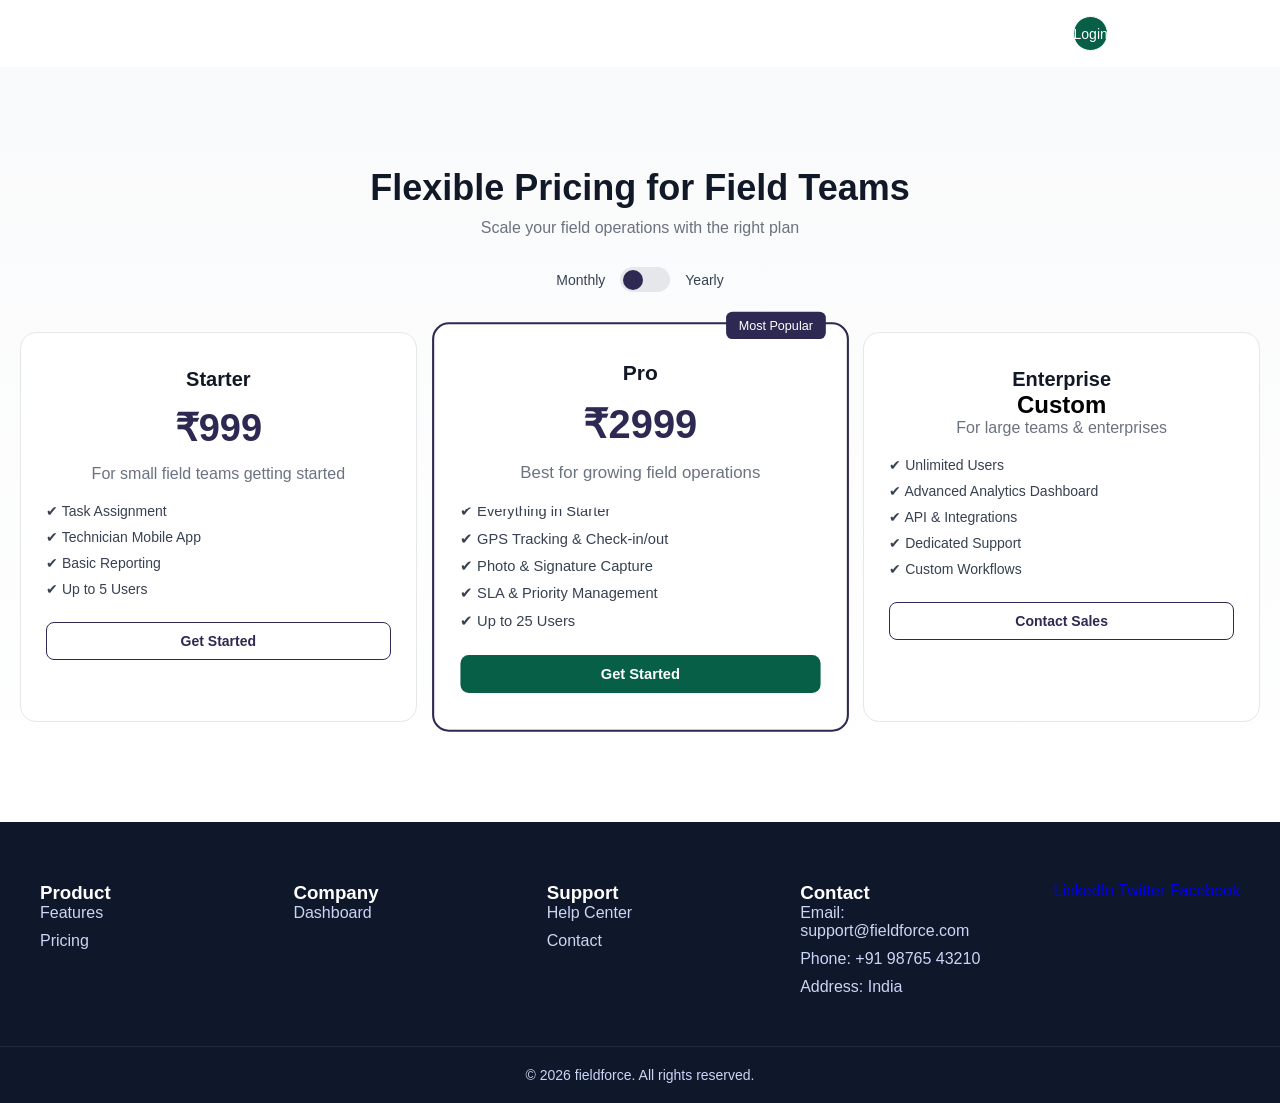
<file: pricing.html>
<!DOCTYPE html>
<html lang="en">

<head>
  <meta charset="UTF-8">
  <meta name="viewport" content="width=device-width, initial-scale=1.0">
  <title>fieldforce</title>
  <link rel="stylesheet" href="assets/css/style.css">
  <link rel="stylesheet" href="assets/css/auth.css">
  <link rel="stylesheet" href="https://cdnjs.cloudflare.com/ajax/libs/font-awesome/6.5.0/css/all.min.css">
</head>

<body>

  <!-- Navbar -->
  <header class="navbar">
    <div class="container">

      <!-- Logo -->
      <div class="logo">FieldForce</div>

      <!-- Menu -->
      <nav class="nav-links" id="navLinks">
        <a href="/">Home</a>
        <a href="/#features">Features</a>
        <a href="/#dashboard">Dashboard</a>
        <a href="pricing.html">Pricing</a>
        <a href="contact.html">Contact</a>

        <div class="mobile-cta">
          <a href="login.html" class="btn-outline">Login</a>
          <a href="javascript:void(0)" class="btn-primary" onclick="openModal()">Get Demo</a>
        </div>
      </nav>

      <!-- CTA Buttons -->
      <div class="cta-buttons">
        <a href="login.html" class="btn-outline">Login</a>
        <a href="javascript:void(0)" class="btn-primary" onclick="openModal()">Get Demo</a>
      </div>

      <!-- Hamburger -->
      <div class="menu-toggle" id="menuToggle">
        ☰
      </div>

    </div>
  </header>
  <!-- Hero -->
  <section class="pricing-section">
    <h1>Flexible Pricing for Field Teams</h1>
    <p>Scale your field operations with the right plan</p>

    <!-- Toggle -->
    <div class="pricing-toggle">
      <span>Monthly</span>
      <label class="switch">
        <input type="checkbox" id="toggle">
        <span class="slider"></span>
      </label>
      <span>Yearly</span>
    </div>

    <!-- Pricing Cards -->
    <div class="pricing-grid">

      <!-- Starter -->
      <div class="pricing-card">
        <h3>Starter</h3>
        <h2 class="price" data-month="999" data-year="799">₹999</h2>
        <p>For small field teams getting started</p>

        <ul>
          <li>✔ Task Assignment</li>
          <li>✔ Technician Mobile App</li>
          <li>✔ Basic Reporting</li>
          <li>✔ Up to 5 Users</li>
        </ul>

        <button class="btn-outline">Get Started</button>
      </div>

      <!-- Pro -->
      <div class="pricing-card popular">
        <span class="badge">Most Popular</span>
        <h3>Pro</h3>
        <h2 class="price" data-month="2999" data-year="2499">₹2999</h2>
        <p>Best for growing field operations</p>

        <ul>
          <li>✔ Everything in Starter</li>
          <li>✔ GPS Tracking & Check-in/out</li>
          <li>✔ Photo & Signature Capture</li>
          <li>✔ SLA & Priority Management</li>
          <li>✔ Up to 25 Users</li>
        </ul>

        <button class="btn-primary">Get Started</button>
      </div>

      <!-- Enterprise -->
      <div class="pricing-card">
        <h3>Enterprise</h3>
        <h2>Custom</h2>
        <p>For large teams & enterprises</p>

        <ul>
          <li>✔ Unlimited Users</li>
          <li>✔ Advanced Analytics Dashboard</li>
          <li>✔ API & Integrations</li>
          <li>✔ Dedicated Support</li>
          <li>✔ Custom Workflows</li>
        </ul>

        <button class="btn-outline">Contact Sales</button>
      </div>

    </div>
  </section>

  <!-- Footer -->
  <footer class="footer">

    <div class="footer-container">

      <!-- Product -->
      <div class="footer-col">
        <h3>Product</h3>
        <ul>
          <li><a href="/#features">Features</a></li>
          <li><a href="pricing.html">Pricing</a></li>
        </ul>
      </div>

      <!-- Company -->
      <div class="footer-col">
        <h3>Company</h3>
        <ul>
          <li><a href="/#dashboard">Dashboard</a></li>
        </ul>
      </div>

      <!-- Column 3 -->
      <div class="footer-col">
        <h3>Support</h3>
        <ul>
          <li><a href="contact.html">Help Center</a></li>
          <li><a href="contact.html">Contact</a></li>
          <!-- <li><a href="#">Privacy Policy</a></li> -->
        </ul>
      </div>

      <!-- Column 4 -->
      <div class="footer-col">
        <h3>Contact</h3>
        <ul class="contact-info" style="background: none; display: inherit; padding: inherit;">
          <li>Email: support@fieldforce.com</li>
          <li>Phone: +91 98765 43210</li>
          <li>Address: India</li>
        </ul>

      </div>

      <!-- Social -->
      <div class="social-links">
        <a href="#">LinkedIn</a>
        <a href="#">Twitter</a>
        <a href="#">Facebook</a>
      </div>

    </div>

    <!-- Bottom -->
    <div class="footer-bottom">
      <p>© 2026 fieldforce. All rights reserved.</p>
    </div>

  </footer>

  <div class="modal" id="demoModal">

    <div class="modal-content" id="modalBox">

      <span class="close" onclick="closeModal()">&times;</span>

      <h2>Request a Demo</h2>

      <form id="demoForm">

        <input type="text" id="name" placeholder="Full Name" required>
        <input type="email" id="email" placeholder="Email Address" required>
        <input type="text" placeholder="Farm Size / Location">

        <p class="error" id="formError"></p>

        <button type="submit">Submit Request</button>

      </form>

    </div>

  </div>
  <script>
    const modal = document.getElementById("demoModal");
    const form = document.getElementById("demoForm");
    const error = document.getElementById("formError");
    const box = document.getElementById("modalBox");

    function openModal() {
      document.getElementById("demoModal").style.display = "flex";
    }

    function closeModal() {
      document.getElementById("demoModal").style.display = "none";
    }

    /* close outside */
    window.onclick = function (e) {
      const modal = document.getElementById("demoModal");
      if (e.target === modal) {
        modal.style.display = "none";
      }
    }

    /* FORM VALIDATION */
    form.addEventListener("submit", function (e) {
      e.preventDefault();

      const name = document.getElementById("name").value;
      const email = document.getElementById("email").value;

      if (name === "" || email === "") {
        error.innerText = "Please fill all required fields";

        box.classList.add("shake");
        setTimeout(() => box.classList.remove("shake"), 300);
      } else {
        error.classList.add("success");
        error.innerText = "✅ Request submitted successfully!";

        form.reset();
      }
    });

    const toggle = document.getElementById("toggle");
    const prices = document.querySelectorAll(".price");

    function animateValue(el, start, end) {
      let duration = 300;
      let startTime = null;

      function animation(currentTime) {
        if (!startTime) startTime = currentTime;
        let progress = Math.min((currentTime - startTime) / duration, 1);
        let value = Math.floor(progress * (end - start) + start);
        el.innerText = "₹" + value;

        if (progress < 1) {
          requestAnimationFrame(animation);
        }
      }

      requestAnimationFrame(animation);
    }

    toggle.addEventListener("change", () => {
      prices.forEach(price => {
        let current = parseInt(price.innerText.replace("₹", ""));
        let target = toggle.checked
          ? parseInt(price.dataset.year)
          : parseInt(price.dataset.month);

        animateValue(price, current, target);
      });
    });
    const Hamburger = document.getElementById("menuToggle");
    const nav = document.getElementById("navLinks");

    Hamburger.addEventListener("click", () => {
      nav.classList.toggle("active");
    });
  </script>
</body>

</html>
</file>
<file: assets/css/style.css>
/* ================= RESET ================= */
* {
    margin: 0;
    padding: 0;
    box-sizing: border-box;
    font-family: 'Inter', sans-serif;
    text-decoration: none;
}

body {
    /* background: linear-gradient(180deg, #2E2952, #0f172a); */
    font-family: sans-serif;
    /* space for fixed navbar */
}

/* ================= NAVBAR ================= */
.navbar {
    /* width: 100%; */
    position: relative;
    /* top: 0;
    left: 0; */
    /* background: rgba(15, 118, 110, 0.9); */
    /* backdrop-filter: blur(10px); */
    /* border-bottom: 1px solid rgba(255, 255, 255, 0.05); */
    z-index: 1000;
    transition: 0.3s ease;
    overflow: hidden;
}

.navbar::before {
    position: absolute;
    content: "";
    top: 0;
    left: 0;
    bottom: 0;
    right: 0;
    background: transparent;
    -webkit-transition: 700ms ease;
    -o-transition: 700ms ease;
    transition: 700ms ease;
    pointer-events: none;
}

.navbar.header-fixed {
    position: fixed !important;
    width: 100%;
    -webkit-animation: stickyanimations 0.8s cubic-bezier(0.25, 0.46, 0.45, 0.94) both;
    animation: stickyanimations 0.8s cubic-bezier(0.25, 0.46, 0.45, 0.94) both;
    box-shadow: 10px 0 20px rgba(8, 0, 41, 0.08);
    top: 0;
    left: 0;
    right: 0;
    z-index: 111;
    background: linear-gradient(to right, #065f46, #14b8a5);

}

.navbar.header-fixed::before {
    box-shadow: 0 0 8px 1px #33333354;

}

/* Scroll effect */
/* .navbar.scrolled {
    box-shadow: 0 4px 20px rgba(0, 0, 0, 0.4);
} */

/* ================= CONTAINER ================= */
.container {
    max-width: 1200px;
    margin: auto;
    padding: 15px 20px;
    display: flex;
    align-items: center;
    justify-content: space-between;
}


/* ================= LOGO ================= */
.logo {
    color: #ffffff;
    font-size: 22px;
    font-weight: 700;
    letter-spacing: 0.5px;
}

/* ================= NAV LINKS ================= */
.nav-links {
    display: flex;
    align-items: center;
    gap: 25px;
    background: #ffffff69;
    padding: 10px 25px;
    border-radius: 20px;


}

.nav-links a {
    color: #ffffff;

    text-decoration: none;
    font-size: 15px;
    position: relative;
    transition: 0.3s;
}

/* Hover underline animation */
.nav-links a::after {
    content: "";
    position: absolute;
    width: 0%;
    height: 2px;
    left: 0;
    bottom: -4px;
    background: #065F46;
    transition: 0.3s;
}

.nav-links a:hover {
    color: #ffffff;
}

.nav-links a:hover::after {
    width: 100%;
}

/* ================= BUTTONS ================= */
.cta-buttons {
    display: flex;
    gap: 10px;
}
.cta-buttons a::after {
    content: none !important
}

.cta-buttons .btn-outline {
    border: 1px solid #ffffff !important;
    background: #065F46 !important;
    color: #ffffff !important;
    padding: 8px 16px !important;
    border-radius: 100%;
    height: 35px;
    width: 35px;
    display: flex;
    align-items: center;
    justify-content: center;
    cursor: pointer;
    transition: 0.3s;
    font-size: 14px;
}

 .cta-buttons .btn-outline:hover {
    background: #0F766E;
    color: #fff;
}

.cta-buttons .btn-primary,
.mobile-cta .btn-primary {
    /* background: linear-gradient(135deg, #065F46, #0F766E) !important; */
    border: none;
    color: #fff;
    border: 1px solid #ffffff !important;
    padding: 8px 18px !important;
    border-radius: 25px;
    cursor: pointer;
    transition: 0.3s;
    font-size: 14px;
    white-space: nowrap;
    z-index: 11;
}
.cta-buttons .btn-primary::before {
    background: linear-gradient(135deg, #065F46, #0F766E) !important;
    position: absolute;
    content: "";
    top: 0;
    left: 0;
    right: 0;
    bottom: 0;
    width: 0;
    border-radius: 25px;
    z-index: -1;
    overflow: hidden;
}
.cta-buttons .btn-primary:hover::before {
    width: 100%;
    transition: 1s ease-in;
}

.btn-primary:hover {
    opacity: 0.9;
}

/* ================= HAMBURGER ================= */
.menu-toggle {
    display: none;
    font-size: 26px;
    color: #fff;
    cursor: pointer;
}
.menu-toggle .btn-outline{
    border: 1px solid #ffffff !important;
    background: #065F46 !important;
    color: #ffffff !important;
    padding: 8px 16px !important;
    border-radius: 100%;
    height: 35px;
    width: 35px;
    display: flex;
    align-items: center;
    justify-content: center;
    cursor: pointer;
    transition: 0.3s;
    font-size: 14px;
}

/* ================= MOBILE MENU ================= */
.mobile-cta {
    display: none;
    flex-direction: column;
    gap: 10px;
    margin-top: 20px;
}

/* ================= RESPONSIVE ================= */
@media (max-width: 900px) {
    .navbar{
        overflow: inherit;
    }
    .nav-links {
        position: absolute;
        top: 70px;
        right: -100%;
        width: 260px;
        height: 100vh;
        background: #0F766E;
        flex-direction: column;
        align-items: flex-start;
        padding: 25px;
        transition: 0.3s ease;
        border-radius: 0;
        /* display: none; */
    }

    .nav-links.active {
        right: 0;
    }

    .nav-links a {
        width: 100%;
        padding: 10px 0;
    }

    .cta-buttons {
        display: none;
    }

    .mobile-cta {
        display: flex;
    }

    .menu-toggle {
        display: flex;
    }
}

/* ================= SMALL DEVICES ================= */
@media (max-width: 500px) {

    .logo {
        font-size: 18px;
    }

    .btn-primary,
    .btn-outline {
        padding: 7px 12px;
        font-size: 13px;
    }
}

/* ================= HERO SECTION ================= */
.hero {
    background: url(../images/banner-ui.jpg) no-repeat center center/cover;
    /* linear-gradient(135deg, #0F766E, #14b8a6); */
    padding: 120px 40px 80px;
    color: #fff;
    overflow: hidden;
    margin-top: -80px;
    position: relative;
}

.hero::before {
    position: absolute;
    content: "";
    width: 100%;
    height: 100%;
    left: 0;
    top: 0;
    background: linear-gradient(135deg, #080808, transparent);
    ;

}

.hero-container {
    max-width: 1200px;
    margin: auto;
    display: flex;
    align-items: center;
    justify-content: space-between;
    gap: 40px;
    position: relative;
}

/* Left Content */
.hero-content {
    flex: 1;
}

.hero-content h1 {
    font-size: 48px;
    line-height: 1.2;
    font-weight: 700;
}

.hero-content h1 span {
    color: #a7f3d0;
}

.hero-content p {
    margin: 20px 0;
    font-size: 16px;
    color: #e6fffa;
    max-width: 500px;
}

/* Buttons */
.hero-buttons {
    display: flex;
    gap: 15px;
    margin-top: 20px;
}

.btn {
    padding: 12px 20px;
    border-radius: 30px;
    text-decoration: none;
    font-weight: 600;
    transition: 0.3s;
}

.primary {
    background: #ffffff;
    color: #0F766E;
}

.primary:hover {
    background: #a7f3d0;
}

.secondary {
    border: 1px solid #fff;
    color: #fff;
}

.secondary:hover {
    background: rgba(255, 255, 255, 0.2);
}

/* Right Image */
.hero-image {
    flex: 1;
    display: flex;
    justify-content: center;
    display: none;
}

.hero-image img {
    width: 100%;
    max-width: 450px;
    animation: float 4s ease-in-out infinite;
}

/* Floating Animation */
@keyframes float {
    0% {
        transform: translateY(0px);
    }

    50% {
        transform: translateY(-15px);
    }

    100% {
        transform: translateY(0px);
    }
}

/* 🔽 Responsive */
@media (max-width: 768px) {
    .hero-container {
        flex-direction: column;
        text-align: center;
    }

    .hero-content h1 {
        font-size: 32px;
    }

    .hero-buttons {
        justify-content: center;
        flex-wrap: wrap;
    }

    .hero-image img {
        max-width: 300px;
        margin-top: 20px;
    }
}


/* ================= FEATURES ================= */
.features-combo {
    padding: 50px 40px;
    background: #f0fdfa;
}

.features-combo h2 {
    text-align: center;
    font-size: 34px;
    margin-bottom: 60px;
    color: #0F766E;
}

.combo-container {
    display: flex;
    gap: 50px;
    max-width: 1100px;
    margin: auto;
    align-items: center;
}

/* 🔽 Timeline */
.timeline {
    flex: 1;
    position: relative;
}

.timeline::before {
    content: "";
    position: absolute;
    left: 15px;
    top: 0;
    width: 3px;
    height: 100%;
    background: #0F766E;
}

.step {
    display: flex;
    align-items: center;
    gap: 15px;
    margin-bottom: 40px;
}

.step span {
    background: #0F766E;
    color: white;
    width: 35px;
    height: 35px;
    border-radius: 50%;
    display: flex;
    align-items: center;
    justify-content: center;
    z-index: 1;
}

.step p {
    font-weight: 500;
    color: #0f172a;
}

/* 🔽 Chat UI */
.chat-ui {
    flex: 1;
    background: white;
    padding: 25px;
    border-radius: 20px;
    box-shadow: 0 10px 30px rgba(0, 0, 0, 0.08);
    display: flex;
    flex-direction: column;
    gap: 12px;
}

.msg {
    padding: 10px 15px;
    border-radius: 15px;
    max-width: 75%;
    font-size: 14px;
}

.user {
    background: #0F766E;
    color: white;
    align-self: flex-end;
    border-bottom-right-radius: 5px;
}

.bot {
    background: #ecfdf5;
    color: #065f46;
    align-self: flex-start;
    border-bottom-left-radius: 5px;
}

/* 📱 Responsive */
@media (max-width: 768px) {
    .combo-container {
        flex-direction: column;
    }

    .timeline::before {
        left: 16px;
        /* transform: translateX(-50%); */
    }

    .step {
        /* justify-content: center; */
    }
}

/* product design */

/* ================= EXPERIENCE SECTION ================= */
.experience {
    padding: 50px 40px;
    background: #ffffff;
    overflow: hidden;
}

.exp-container {
    max-width: 1100px;
    margin: auto;
    display: flex;
    align-items: center;
    gap: 60px;
}

/* ================= LEFT IMAGE ================= */
.exp-image {
    flex: 1;
    position: relative;
    display: flex;
    justify-content: center;
}

.exp-image img {
    width: 100%;
    max-width: 420px;
    border-radius: 20px;
    box-shadow: 0 20px 50px rgba(0, 0, 0, 0.1);
    z-index: 2;
}

/* ================= WAVE ANIMATION ================= */
.wave-circle {
    position: absolute;
    width: 320px;
    height: 320px;
    border: 2px solid rgba(15, 118, 110, 0.3);
    border-radius: 50%;
    top: 50%;
    left: 50%;
    transform: translate(-50%, -50%);
    animation: pulse 2.5s infinite;
    z-index: 1;
}

@keyframes pulse {
    0% {
        transform: translate(-50%, -50%) scale(0.9);
        opacity: 0.6;
    }

    70% {
        transform: translate(-50%, -50%) scale(1.4);
        opacity: 0;
    }

    100% {
        opacity: 0;
    }
}

/* ================= FLOATING TAGS ================= */
.tag {
    position: absolute;
    background: #0F766E;
    color: #ffffff;
    padding: 8px 14px;
    border-radius: 20px;
    font-size: 12px;
    box-shadow: 0 8px 20px rgba(0, 0, 0, 0.15);
    animation: float 4s ease-in-out infinite;
    transition: all 0.3s ease;
    z-index: 111;
}

/* Tag Positions */
.tag1 {
    top: 8%;
    left: -20px;
}

.tag2 {
    bottom: 18%;
    right: -25px;
}

.tag3 {
    top: 60%;
    left: 15%;
}

/* Floating Animation */
@keyframes float {
    0% {
        transform: translateY(0px);
    }

    50% {
        transform: translateY(-12px);
    }

    100% {
        transform: translateY(0px);
    }
}

/* Glow Effect */
.tag:hover {
    box-shadow: 0 0 15px #0F766E, 0 0 30px #0F766E;
    transform: scale(1.05);
}

/* ================= RIGHT CONTENT ================= */
.exp-content {
    flex: 1;
}

.exp-content h2 {
    font-size: 36px;
    color: #0F766E;
    margin-bottom: 15px;
}

.exp-content .subtitle {
    font-size: 16px;
    color: #475569;
    margin-bottom: 25px;
    min-height: 40px;
}


/* Feature List */
.exp-list {
    list-style: none;
    padding: 0;
    margin-bottom: 25px;
}

.exp-list li {
    font-size: 15px;
    margin-bottom: 12px;
    color: #0f172a;
}

/* Button */
.btn.primary {
    background: #0F766E;
    color: #ffffff;
    padding: 12px 22px;
    border-radius: 25px;
    text-decoration: none;
    font-weight: 600;
    transition: 0.3s;
}

.btn.primary:hover {
    background: #065f46;
}

/* ================= SCROLL ANIMATION ================= */
.fade-left,
.fade-right {
    opacity: 0;
    transition: all 0.8s ease;
}

.fade-left {
    transform: translateX(-60px);
}

.fade-right {
    transform: translateX(60px);
}

.show {
    opacity: 1;
    transform: translateX(0);
}

/* ================= RESPONSIVE ================= */
@media (max-width: 768px) {
    .exp-container {
        flex-direction: column;
        text-align: center;
    }

    .exp-image img {
        max-width: 300px;
    }

    .wave-circle {
        width: 220px;
        height: 220px;
    }

    .tag {
        display: none;
        /* cleaner mobile UI */
    }

    .exp-content h2 {
        font-size: 28px;
    }
}

/* ================= HOW IT WORKS ================= */
/* ================= FLOW SECTION ================= */
.flow {
    padding: 50px 40px;
    background: linear-gradient(135deg, #f0fdfa, #ecfdf5);
    text-align: center;
}

.flow h2 {
    font-size: 34px;
    margin-bottom: 70px;
    color: #0F766E;
}

/* Container */
.flow-container {
    display: flex;
    align-items: center;
    justify-content: center;
    flex-wrap: wrap;
    gap: 20px;
}

/* Steps */
.flow-step {
    display: flex;
    flex-direction: column;
    align-items: center;
    max-width: 150px;
}

/* Circle Icons */
.circle {
    width: 80px;
    height: 80px;
    background: #0F766E;
    color: white;
    font-size: 28px;
    border-radius: 50%;
    display: flex;
    align-items: center;
    justify-content: center;
    margin-bottom: 15px;
    box-shadow: 0 10px 25px rgba(15, 118, 110, 0.3);
    transition: 0.3s;
}

/* Hover Effect */
.circle:hover {
    transform: scale(1.1);
    box-shadow: 0 0 20px #0F766E;
}

/* Text */
.flow-step p {
    font-size: 14px;
    color: #0f172a;
}

/* Arrows */
.arrow {
    font-size: 28px;
    color: #0F766E;
}

/* ================= ANIMATION ================= */
.fade-up {
    opacity: 0;
    transform: translateY(40px);
    transition: all 0.8s ease;
}

.show {
    opacity: 1;
    transform: translateY(0);
}

/* ================= RESPONSIVE ================= */
@media (max-width: 768px) {
    .flow-container {
        flex-direction: column;
    }

    .arrow {
        transform: rotate(90deg);
    }
}

/* ================= SECURITY SECTION ================= */
.security {
    padding: 50px 40px;
    background: linear-gradient(135deg, #0F766E, #065F46);
    color: white;
    overflow: hidden;
}

.security-container {
    max-width: 1100px;
    margin: auto;
    display: flex;
    align-items: center;
    gap: 60px;
}

/* LEFT CONTENT */
.security-content {
    flex: 1;
}

.security-content h2 {
    font-size: 36px;
    margin-bottom: 15px;
}

.subtitle {
    margin-bottom: 30px;
    color: #d1fae5;
}

/* POINTS */
.security-points {
    display: flex;
    flex-direction: column;
    gap: 20px;
}

.point {
    display: flex;
    align-items: center;
    gap: 15px;
    font-size: 16px;
}

.point span {
    font-size: 22px;
}

/* RIGHT VISUAL */
.security-visual {
    flex: 1;
    display: flex;
    justify-content: center;
    align-items: center;
}

/* Shield */
.shield {
    position: relative;
    font-size: 100px;
    z-index: 2;
}

/* Pulse Effect */
.pulse {
    position: absolute;
    top: 50%;
    left: 50%;
    width: 160px;
    height: 160px;
    border: 2px solid rgba(255, 255, 255, 0.3);
    border-radius: 50%;
    transform: translate(-50%, -50%);
    animation: pulseAnim 2s infinite;
}

@keyframes pulseAnim {
    0% {
        transform: translate(-50%, -50%) scale(0.8);
        opacity: 0.7;
    }

    70% {
        transform: translate(-50%, -50%) scale(1.4);
        opacity: 0;
    }

    100% {
        opacity: 0;
    }
}

/* ================= SCROLL ANIMATION ================= */
.fade-left,
.fade-right {
    opacity: 0;
    transition: all 0.8s ease;
}

.fade-left {
    transform: translateX(-60px);
}

.fade-right {
    transform: translateX(60px);
}

.show {
    opacity: 1;
    transform: translateX(0);
}

/* ================= RESPONSIVE ================= */
@media (max-width: 768px) {
    .security-container {
        flex-direction: column;
        text-align: center;
    }

    .shield {
        font-size: 70px;
    }
}

/* use cases */
/* ================= USE CASES ================= */
.usecases {
    padding: 50px 40px;
    background: #f8fafc;
    text-align: center;
}

.usecases h2 {
    font-size: 34px;
    margin-bottom: 60px;
    color: #0F766E;
}

/* Container */
.usecase-container {
    max-width: 1000px;
    margin: auto;
    display: flex;
    justify-content: center;
    gap: 30px;
}

/* Items */
.usecase-item {
    flex: 1;
    padding: 30px 20px;
    border-radius: 20px;
    background: white;
    transition: all 0.3s ease;
    cursor: pointer;
    position: relative;
    overflow: hidden;
}

/* Hover Effect */
.usecase-item:hover {
    transform: translateY(-10px);
    box-shadow: 0 15px 40px rgba(0, 0, 0, 0.08);
}

/* Icon */
.icon {
    font-size: 40px;
    margin-bottom: 15px;
}

/* Title */
.usecase-item h3 {
    font-size: 18px;
    margin-bottom: 10px;
}

/* Description */
.usecase-item p {
    font-size: 14px;
    color: #475569;
    opacity: 0;
    transform: translateY(10px);
    transition: 0.3s;
}

/* Show text on hover */
.usecase-item:hover p {
    opacity: 1;
    transform: translateY(0);
}

/* Subtle gradient hover */
.usecase-item::before {
    content: "";
    position: absolute;
    width: 100%;
    height: 100%;
    background: linear-gradient(135deg, #0F766E, #14b8a6);
    top: 0;
    left: 0;
    opacity: 0;
    transition: 0.3s;
    z-index: 0;
}

.usecase-item:hover::before {
    opacity: 0.05;
}

/* Keep content above gradient */
.usecase-item * {
    position: relative;
    z-index: 1;
}

/* ================= RESPONSIVE ================= */
@media (max-width: 768px) {
    .usecase-container {
        flex-direction: column;
    }
}

/* ================= VALUE SECTION ================= */
.value {
    padding: 50px 40px;
    background: linear-gradient(135deg, #0F766E, #14b8a6);
    color: white;
    text-align: center;
    position: relative;
    overflow: hidden;
}

/* Glow Background Effect */
.value::before {
    content: "";
    position: absolute;
    width: 400px;
    height: 400px;
    background: rgba(255, 255, 255, 0.1);
    border-radius: 50%;
    top: -100px;
    left: -100px;
    filter: blur(100px);
}

.value::after {
    content: "";
    position: absolute;
    width: 400px;
    height: 400px;
    background: rgba(255, 255, 255, 0.08);
    border-radius: 50%;
    bottom: -120px;
    right: -120px;
    filter: blur(120px);
}

/* Container */
.value-container {
    max-width: 800px;
    margin: auto;
    position: relative;
    z-index: 1;
}

/* Heading */
.value h2 {
    font-size: 48px;
    line-height: 1.2;
}

.value h2 span {
    color: #a7f3d0;
}

/* Subtitle */
.subtitle {
    margin: 20px 0 30px;
    font-size: 16px;
    color: #e6fffa;
}

/* Points */
.value-points {
    display: flex;
    justify-content: center;
    gap: 30px;
    margin-bottom: 30px;
    flex-wrap: wrap;
}

.point {
    background: rgba(255, 255, 255, 0.15);
    padding: 12px 18px;
    border-radius: 25px;
    backdrop-filter: blur(10px);
    font-size: 14px;
}

/* Buttons */
.value-buttons {
    display: flex;
    justify-content: center;
    gap: 15px;
}

.btn.primary {
    background: white;
    color: #0F766E;
    padding: 12px 22px;
    border-radius: 25px;
    font-weight: 600;
    text-decoration: none;
}

.btn.secondary {
    border: 1px solid white;
    color: white;
    padding: 12px 22px;
    border-radius: 25px;
    text-decoration: none;
}

/* Hover */
.btn.primary:hover {
    background: #a7f3d0;
}

.btn.secondary:hover {
    background: rgba(255, 255, 255, 0.2);
}

/* ================= ANIMATION ================= */
.fade-up {
    opacity: 0;
    transform: translateY(40px);
    transition: 0.8s;
}

.show {
    opacity: 1;
    transform: translateY(0);
}

/* ================= RESPONSIVE ================= */
@media (max-width: 768px) {
    .value h2 {
        font-size: 32px;
    }

    .value-points {
        flex-direction: column;
        gap: 15px;
    }
}


/* ================= FOOTER ================= */
.footer {
    background: #0f172a;
    color: #cbd5f5;
    padding-top: 60px;
}

.footer-container {
    max-width: 1300px;
    margin: auto;
    display: flex;
    justify-content: space-between;
    gap: 40px;
    padding: 0 40px 40px;
}

/* Columns */
.footer-col {
    flex: 1;
}

.footer-col h3 {
    color: white;
}

.footer-col h4 {
    margin-bottom: 15px;
    color: #a7f3d0;
}

/* Links */
.footer-col ul {
    list-style: none;
    padding: 0;
}

.footer-col ul li {
    margin-bottom: 10px;
}

.footer-col ul li a {
    color: #cbd5f5;
    text-decoration: none;
    transition: 0.3s;
}

.footer-col ul li a:hover {
    color: #a7f3d0;
}

/* Bottom */
.footer-bottom {
    text-align: center;
    padding: 20px;
    border-top: 1px solid #1e293b;
    font-size: 14px;
}

/* ================= RESPONSIVE ================= */
@media (max-width: 768px) {
    .footer-container {
        flex-direction: column;
        text-align: center;
    }
}


/* pricing page */
/* ================= PRICING PAGE ================= */
.pricing-section {
    padding: 100px 20px;
    background: linear-gradient(180deg, #f9fafb, #ffffff);
    text-align: center;
}

/* Heading */
.pricing-section h1 {
    font-size: 36px;
    color: #111827;
    margin-bottom: 10px;
}

.pricing-section p {
    color: #6b7280;
    font-size: 16px;
}

/* ================= TOGGLE ================= */
.pricing-toggle {
    display: flex;
    justify-content: center;
    align-items: center;
    gap: 15px;
    margin: 30px 0;
    font-size: 14px;
    color: #374151;
}

.pricing-toggle .slider {
    left: 0;
}

/* Switch */
.switch {
    position: relative;
    width: 50px;
    height: 25px;
}

.switch input {
    display: none;
}

.slider {
    position: absolute;
    cursor: pointer;
    background: #e5e7eb;
    border-radius: 25px;
    width: 100%;
    height: 100%;
    transition: 0.3s;
}

.slider::before {
    content: "";
    position: absolute;
    width: 20px;
    height: 20px;
    left: 3px;
    top: 2.5px;
    background: #2E2952;
    border-radius: 50%;
    transition: 0.3s;
}

input:checked+.slider {
    background: #ddd6fe;
}

input:checked+.slider::before {
    transform: translateX(24px);
}

/* ================= GRID ================= */
.pricing-grid {
    display: grid;
    grid-template-columns: repeat(3, 1fr);
    gap: 25px;
    margin-top: 40px;
}

/* ================= CARD ================= */
.pricing-card {
    background: #ffffff;
    padding: 35px 25px;
    border-radius: 16px;
    border: 1px solid #e5e7eb;
    transition: 0.3s;
    position: relative;
}

/* Hover */
.pricing-card:hover {
    transform: translateY(-8px);
    box-shadow: 0 20px 50px rgba(0, 0, 0, 0.08);
}

/* Title */
.pricing-card h3 {
    font-size: 20px;
    color: #111827;
}

/* Price */
.pricing-card .price {
    font-size: 38px;
    font-weight: 700;
    color: #2E2952;
    margin: 15px 0;
}

/* Description */
.pricing-card p {
    color: #6b7280;
    margin-bottom: 20px;
}

/* Features List */
.pricing-card ul {
    list-style: none;
    margin-bottom: 25px;
    text-align: left;
}

.pricing-card ul li {
    margin-bottom: 10px;
    color: #374151;
    font-size: 14px;
}

/* ================= POPULAR ================= */
.pricing-card.popular {
    border: 2px solid #2E2952;
    transform: scale(1.05);
}

.badge {
    position: absolute;
    top: -12px;
    right: 20px;
    background: #2E2952;
    color: #fff;
    font-size: 12px;
    padding: 6px 12px;
    border-radius: 6px;
}

/* ================= BUTTONS ================= */
.pricing-card button {
    width: 100%;
    padding: 10px;
    border-radius: 8px;
    cursor: pointer;
    font-size: 14px;
}

.pricing-card .btn-primary {
    background: #065F46;
    color: #fff;
    border: none;
}

.btn-outline {
    border: 1px solid #2E2952;
    background: transparent;
    color: #2E2952;
}

.btn-outline:hover {
    background: #2E2952;
    color: #fff;
}

/* ================= NOTE ================= */
.pricing-note {
    margin-top: 20px;
    font-size: 14px;
    color: #6b7280;
}

/* ================= RESPONSIVE ================= */

/* Tablet */
@media (max-width: 900px) {
    .pricing-grid {
        grid-template-columns: repeat(2, 1fr);
    }

    .pricing-card.popular {
        transform: scale(1);
    }
}

/* Mobile */
@media (max-width: 500px) {
    .pricing-grid {
        grid-template-columns: 1fr;
    }

    .pricing-section {
        padding: 70px 15px;
    }

    .pricing-section h1 {
        font-size: 26px;
    }
}

/* contact */
/* ================= BANNER ================= */
.banner {
    background: linear-gradient(135deg, #0F766E, #14b8a6);
    color: white;
    padding: 120px 20px;
    text-align: center;
    margin-top: -80px;
}

.banner h1 {
    font-size: 36px;
    margin-bottom: 10px;
}

.banner p {
    font-size: 16px;
    opacity: 0.9;
}

/* ================= CONTACT SECTION ================= */
.contact-container {
    display: flex;
    gap: 40px;
    padding: 40px 20px;
    max-width: 1200px;
    margin: auto;
    align-items: center;
}

/* Image */
.contact-image img {
    width: 100%;
    border-radius: 16px;
    box-shadow: 0 20px 50px rgba(0, 0, 0, 0.1);
}

.contact-image {
    width: 50%;
}

/* Form */
.contact-form {
    flex: 1;
    background: white;
    padding: 30px;
    border-radius: 15px;
    box-shadow: 0 20px 50px rgba(0, 0, 0, 0.08);
}

.contact-form h2 {
    margin-bottom: 20px;
}

/* Inputs */
.contact-form input,
.contact-form textarea {
    width: 100%;
    padding: 12px;
    margin-bottom: 12px;
    border-radius: 8px;
    border: 1px solid #e2e8f0;
}

.contact-form textarea {
    height: 120px;
    resize: none;
}

/* Button */
.contact-form button {
    width: 100%;
    padding: 12px;
    background: #0F766E;
    color: #fff;
    border: none;
    border-radius: 8px;
    cursor: pointer;
}

.contact-form button:hover {
    opacity: 0.9;
}

/* Message */
.form-msg {
    font-size: 13px;
    margin-bottom: 10px;
}

.form-msg.error {
    color: red;
}

.form-msg.success {
    color: green;
}

/* ================= CONTACT INFO ================= */
.contact-info {
    display: grid;
    grid-template-columns: repeat(3, 1fr);
    gap: 25px;
    background: #f9fafb;
    padding: 60px 20px;
    /* max-width: 1100px; */
    margin: auto;
}

.info-card {
    background: white;
    padding: 25px;
    border-radius: 15px;
    text-align: center;
    box-shadow: 0 10px 25px rgba(0, 0, 0, 0.05);
}

.info-card h3 {
    margin-bottom: 10px;
}

.info-card img {
    width: 24px;
    margin-bottom: 10px;
}

.info-card:hover {
    transform: translateY(-5px);
    box-shadow: 0 15px 40px rgba(0, 0, 0, 0.08);
}

/* ================= MAP ================= */
.map iframe {
    width: 100%;
    height: 350px;
    border: none;
}


/* ================= RESPONSIVE ================= */
@media (max-width: 900px) {

    .contact-container {
        flex-direction: column;
    }

    .contact-info {
        grid-template-columns: repeat(2, 1fr);
    }

    .contact-image {
        width: 100%;
    }
}

@media (max-width: 500px) {

    .banner h1 {
        font-size: 26px;
    }

    .contact-info {
        grid-template-columns: 1fr;
    }
}

.error {
    color: #ff4d4d;
    font-size: 14px !important;
    min-height: 20px;
}

.success {
    color: #22c55e;
    font-weight: bold;
}
</file>
<file: assets/css/auth.css>
/* .login page css */
.login-container {
    width: 100%;
    display: flex;
    justify-content: center;
    background: url(../images/login.jpg) no-repeat center center/cover;
    height: 100vh;
}

/* CARD */
.login-card {
    background: rgba(255, 255, 255, 0.1);
    backdrop-filter: blur(15px);
    padding: 40px;
    border-radius: 16px;
    width: 400px;
    text-align: center;
    color: white;
    animation: fadeIn 0.6s ease;
    margin: 30px;
    height: 400px;
}

.login-card p {
    font-size: 24px;
}

/* INPUT */
.input-box {
    position: relative;
    margin: 20px 0;
    margin-bottom: 30px;
}


.input-box input {
    width: 100%;
    padding: 12px;
    border: none;
    border-radius: 6px;
    outline: none;
}

.input-box label {
    position: absolute;
    left: 12px;
    top: 12px;
    color: #555;
    transition: 0.3s;
    pointer-events: none;
}

/* FLOAT LABEL */
.input-box input:focus+label,
.input-box input:valid+label {
    top: -18px;
    font-size: 12px;
    color: #ffffff;
}

/* BUTTON */
button {
    width: 100%;
    padding: 12px;
    background: #0F766E;
    border: none;
    border-radius: 6px;
    color: white;
    font-weight: bold;
    cursor: pointer;
}

button:hover {
    background: #0F766E;
}

/* ERROR */
.error {
    color: #ff4d4d;
    font-size: 14px !important;
    min-height: 20px;
}

/* ANIMATION */
@keyframes fadeIn {
    from {
        opacity: 0;
        transform: translateY(20px);
    }

    to {
        opacity: 1;
        transform: translateY(0);
    }
}

/* SHAKE */
.shake {
    animation: shake 0.3s;
}

@keyframes shake {
    0% {
        transform: translateX(0);
    }

    25% {
        transform: translateX(-5px);
    }

    50% {
        transform: translateX(5px);
    }

    75% {
        transform: translateX(-5px);
    }

    100% {
        transform: translateX(0);
    }
}

.signup-text {
    margin-top: 15px;
    font-size: 14px;
    color: #ddd;
}

.signup-text a {
    color: #14b8a6;
    text-decoration: none;
    font-weight: 600;
}

.signup-text a:hover {
    text-decoration: underline;
}

/* popup css */
/* BUTTON */
.demo-btn {
    padding: 12px 22px;
    background: #0F766E;
    color: #000000;
    border: none;
    border-radius: 8px;
    cursor: pointer;
    font-weight: 600;
}

/* BACKDROP */
.modal {
    display: none;
    position: fixed;
    top: 0;
    left: 0;
    width: 100%;
    height: 100%;
    background: rgba(0, 0, 0, 0.7);
    justify-content: center;
    align-items: center;
    z-index: 1000;
}

/* MODAL */
.modal-content {
    background: #ffffff;
    /* backdrop-filter: blur(15px); */
    padding: 30px;
    border-radius: 16px;
    width: 500px;
    color: #000000;
    text-align: center;
    animation: fadeIn 0.4s ease;
    position: relative;
}

/* CLOSE */
.close {
    position: absolute;
    top: 12px;
    right: 15px;
    font-size: 20px;
    cursor: pointer;
}

/* FORM */
.modal-content form {
    display: flex;
    flex-direction: column;
    gap: 12px;
    margin-top: 15px;
}

.modal-content input {
    padding: 12px;
    border: 1px solid #000000;
    border-radius: 6px;
    outline: none;
}

.modal-content button {
    padding: 12px;
    background: #0F766E;
    border: none;
    border-radius: 6px;
    color: white;
    cursor: pointer;
}

/* ERROR */
.error {
    color: #ff4d4d;
    font-size: 13px !important;
    min-height: 18px;
}

/* SUCCESS */
.success {
    color: #0F766E;
    font-weight: bold;
}

/* ANIMATION */
@keyframes fadeIn {
    from {
        opacity: 0;
        transform: scale(0.9);
    }

    to {
        opacity: 1;
        transform: scale(1);
    }
}

/* SHAKE */
.shake {
    animation: shake 0.3s;
}

@keyframes shake {
    0% {
        transform: translateX(0);
    }

    25% {
        transform: translateX(-6px);
    }

    50% {
        transform: translateX(6px);
    }

    75% {
        transform: translateX(-6px);
    }

    100% {
        transform: translateX(0);
    }
}


/* CARD */
.signup-container{
    width: 100%;
    display: flex;
    justify-content: center;
    background: url(../images/login.jpg) no-repeat center center/cover;
    height: 100vh;
}
.signup-card {
    background: rgba(255, 255, 255, 0.1);
    backdrop-filter: blur(15px);
    padding: 20px 40px;
    border-radius: 16px;
    width: 400px;
    color: white;
    text-align: center;
    margin: 30px;
    animation: fadeIn 0.6s ease;
}
.signup-card p{
   font-size: 24px;
   margin-top: 0;
}

/* INPUT */
.input-box {
    position: relative;
    margin: 18px 0;
    margin-top: 25px;
}

.input-box input {
    width: 100%;
    padding: 12px;
    border: none;
    border-radius: 6px;
    outline: none;
}

.input-box label {
    position: absolute;
    left: 12px;
    top: 12px;
    color: #555;
    transition: 0.3s;
    pointer-events: none;
}

/* FLOAT LABEL */
.input-box input:focus+label,
.input-box input:valid+label {
    top: -18px;
    font-size: 12px;
    color: #ffffff;
}

/* TOGGLE */
.toggle {
    position: absolute;
    right: 10px;
    top: 10px;
    cursor: pointer;
}

/* BUTTON */
button {
    width: 100%;
    padding: 12px;
    background: #0F766E;
    border: none;
    border-radius: 6px;
    color: white;
    font-weight: bold;
    cursor: pointer;
}

button:hover {
    background: #0F766E;
}

/* ERROR */
.error {
    color: #ff4d4d;
    font-size: 14px !important;
    min-height: 20px;
    margin-top: 10px !important;
}

/* LINK */
.login-text {
    margin-top: 15px;
    margin-top: 5px !important;
    font-size: 14px !important;
}

.login-text a {
    color: #14b8a6;
    text-decoration: none;
    font-size: 14px;
    font-weight: 600;
}

/* ANIMATION */
@keyframes fadeIn {
    from {
        opacity: 0;
        transform: translateY(20px);
    }

    to {
        opacity: 1;
        transform: translateY(0);
    }
}

/* SHAKE */
.shake {
    animation: shake 0.3s;
}

@keyframes shake {
    0% {
        transform: translateX(0);
    }

    25% {
        transform: translateX(-5px);
    }

    50% {
        transform: translateX(5px);
    }

    75% {
        transform: translateX(-5px);
    }

    100% {
        transform: translateX(0);
    }
}
</file>
